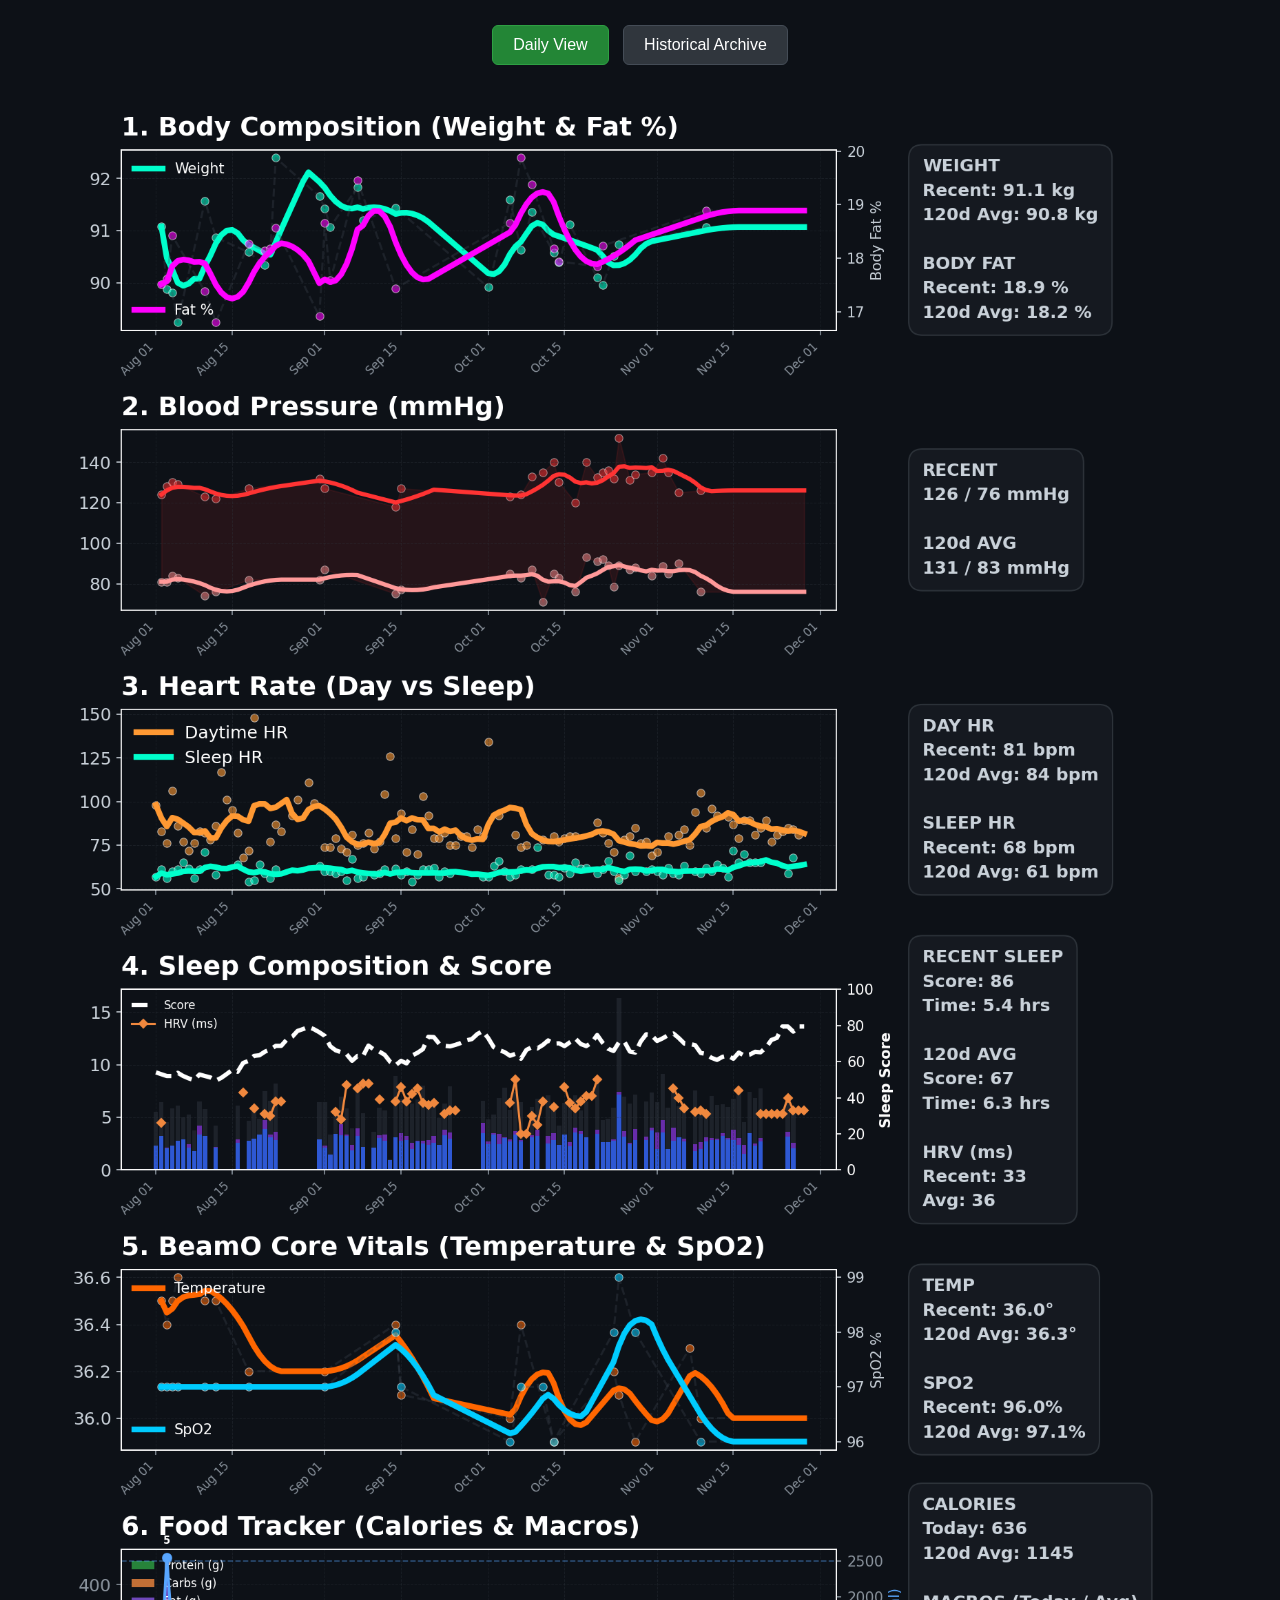
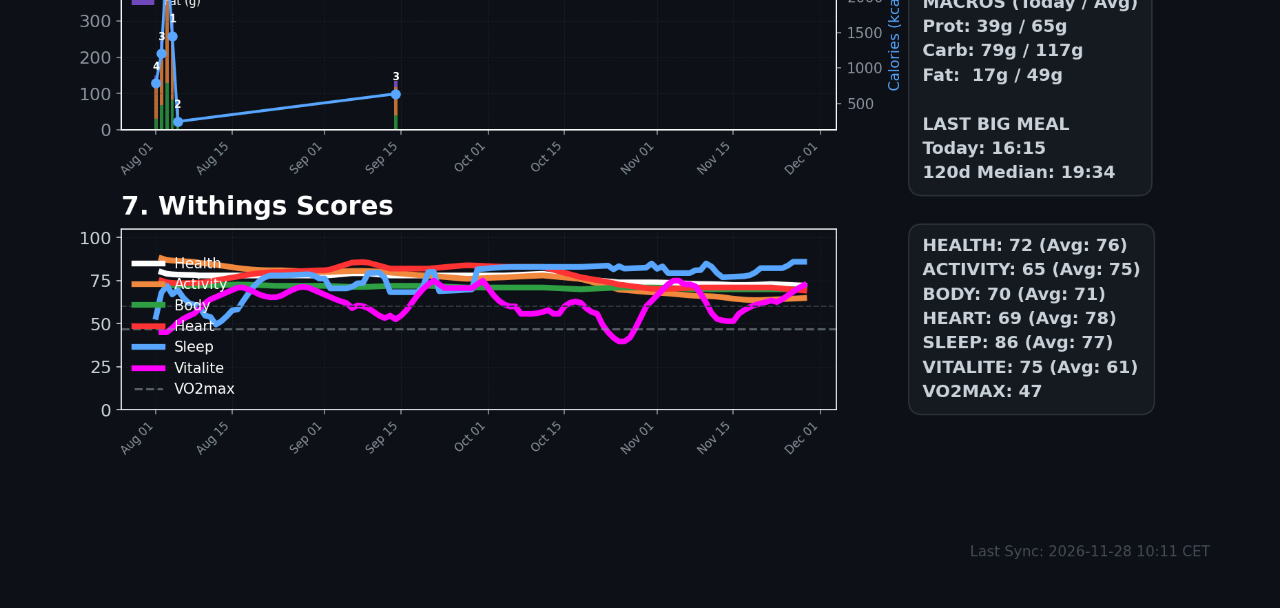
<file: index.html>
<!DOCTYPE html>
<html lang="en">
<head>
    <meta charset="UTF-8">
    <meta name="viewport" content="width=device-width, initial-scale=1.0">
    <title>Health Dashboard</title>
    <style>
        body { background-color: #0d1117; color: white; font-family: sans-serif; margin: 0; padding: 20px; text-align: center; }
        .nav { margin-bottom: 20px; }
        button { background: #30363d; color: white; border: 1px solid #444c56; padding: 10px 20px; margin: 5px; cursor: pointer; border-radius: 6px; font-size: 16px; }
        button.active { background: #238636; border-color: #2ea043; }
        img { max-width: 100%; height: auto; display: none; margin: 0 auto; border-radius: 8px; }
        img.active { display: block; }
    </style>
</head>
<body>

    <div class="nav">
        <button id="btn-daily" class="active" onclick="show('daily')">Daily View</button>
        <button id="btn-archive" onclick="show('archive')">Historical Archive</button>
    </div>

    <div class="container">
        <img id="img-daily" src="dashboard.png" class="active">
        <img id="img-archive" src="archive_dashboard.png">
    </div>

    <script>
        function show(type) {
            // Reset buttons
            document.querySelectorAll('button').forEach(btn => btn.classList.remove('active'));
            document.querySelectorAll('img').forEach(img => img.classList.remove('active'));

            // Set active
            document.getElementById('btn-' + type).classList.add('active');
            document.getElementById('img-' + type).classList.add('active');
        }

        // Auto-refresh images every 30 mins to keep tablet fresh
        setInterval(() => {
            const timestamp = new Date().getTime();
            document.getElementById('img-daily').src = 'dashboard.png?t=' + timestamp;
            document.getElementById('img-archive').src = 'archive_dashboard.png?t=' + timestamp;
        }, 1800000);
    </script>
</body>
</html>
</file>
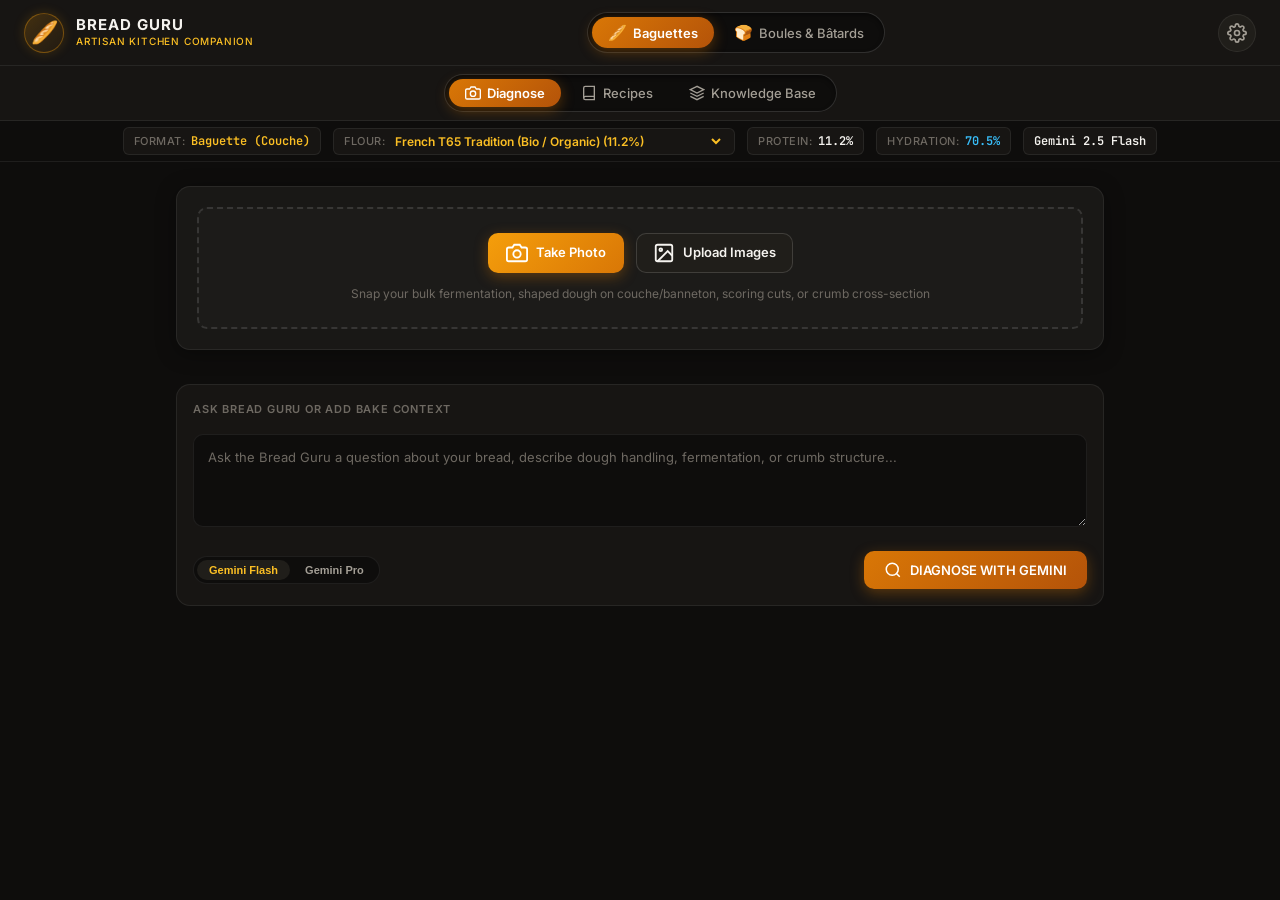
<file: baguette-guru/index.html>
<!DOCTYPE html>
<html lang="en">
<head>
    <meta charset="UTF-8">
    <meta name="viewport" content="width=device-width, initial-scale=1.0, maximum-scale=1.0, user-scalable=no, viewport-fit=cover">
    <title>Bread Guru — Artisan Sourdough & Baguette Companion</title>
    <meta name="theme-color" content="#0d0c0a">
    <meta name="apple-mobile-web-app-capable" content="yes">
    <meta name="apple-mobile-web-app-status-bar-style" content="black-translucent">
    <link rel="manifest" href="manifest.json">
    <link rel="stylesheet" href="style.css?v=9.4">
    <link rel="icon" href="data:image/svg+xml,<svg xmlns='http://www.w3.org/2000/svg' viewBox='0 0 100 100'><text y='.9em' font-size='90'>🥖</text></svg>">
</head>
<body>

    <div id="app" class="app-container">
        
        <!-- TOP APP BAR -->
        <header class="app-header">
            <div class="brand-section">
                <div class="brand-logo">🥖</div>
                <div class="brand-info">
                    <h1 class="brand-title">BREAD GURU</h1>
                    <span class="brand-subtitle">ARTISAN KITCHEN COMPANION</span>
                </div>
            </div>

            <!-- BAKE FORMAT TOGGLE (PILL SWITCH) -->
            <div class="format-segmented-control">
                <button id="btn-format-baguette" class="format-pill active" data-format="baguette">
                    <span class="icon">🥖</span>
                    <span class="label">Baguettes</span>
                </button>
                <button id="btn-format-boule" class="format-pill" data-format="boule">
                    <span class="icon">🍞</span>
                    <span class="label">Boules & Bâtards</span>
                </button>
            </div>

            <!-- QUICK ACTIONS -->
            <div class="header-actions">
                <button id="settings-btn" class="icon-btn" title="API Configuration" aria-label="Settings">
                    <svg width="20" height="20" viewBox="0 0 24 24" fill="none" stroke="currentColor" stroke-width="2" stroke-linecap="round" stroke-linejoin="round">
                        <circle cx="12" cy="12" r="3"></circle>
                        <path d="M19.4 15a1.65 1.65 0 0 0 .33 1.82l.06.06a2 2 0 0 1 0 2.83 2 2 0 0 1-2.83 0l-.06-.06a1.65 1.65 0 0 0-1.82-.33 1.65 1.65 0 0 0-1 1.51V21a2 2 0 0 1-2 2 2 2 0 0 1-2-2v-.09A1.65 1.65 0 0 0 9 19.4a1.65 1.65 0 0 0-1.82.33l-.06.06a2 2 0 0 1-2.83 0 2 2 0 0 1 0-2.83l.06-.06a1.65 1.65 0 0 0 .33-1.82 1.65 1.65 0 0 0-1.51-1H3a2 2 0 0 1-2-2 2 2 0 0 1 2-2h.09A1.65 1.65 0 0 0 4.6 9a1.65 1.65 0 0 0-.33-1.82l-.06-.06a2 2 0 0 1 0-2.83 2 2 0 0 1 2.83 0l.06.06a1.65 1.65 0 0 0 1.82.33H9a1.65 1.65 0 0 0 1-1.51V3a2 2 0 0 1 2-2 2 2 0 0 1 2 2v.09a1.65 1.65 0 0 0 1 1.51 1.65 1.65 0 0 0 1.82-.33l.06-.06a2 2 0 0 1 2.83 0 2 2 0 0 1 0 2.83l-.06.06a1.65 1.65 0 0 0-.33 1.82V9a1.65 1.65 0 0 0 1.51 1H21a2 2 0 0 1 2 2 2 2 0 0 1-2 2h-.09a1.65 1.65 0 0 0-1.51 1z"></path>
                    </svg>
                </button>
            </div>
        </header>

        <!-- MAIN NAVIGATION TABS -->
        <nav class="main-nav">
            <div class="nav-segmented-track">
                <button id="nav-diagnose" class="nav-tab active" data-tab="diagnose">
                    <svg width="16" height="16" viewBox="0 0 24 24" fill="none" stroke="currentColor" stroke-width="2"><path d="M23 19a2 2 0 0 1-2 2H3a2 2 0 0 1-2-2V8a2 2 0 0 1 2-2h4l2-3h6l2 3h4a2 2 0 0 1 2 2z"/><circle cx="12" cy="13" r="4"/></svg>
                    <span>Diagnose</span>
                </button>
                <button id="nav-recipes" class="nav-tab" data-tab="recipes">
                    <svg width="16" height="16" viewBox="0 0 24 24" fill="none" stroke="currentColor" stroke-width="2"><path d="M4 19.5A2.5 2.5 0 0 1 6.5 17H20"/><path d="M6.5 2H20v20H6.5A2.5 2.5 0 0 1 4 19.5v-15A2.5 2.5 0 0 1 6.5 2z"/></svg>
                    <span>Recipes</span>
                </button>
                <button id="nav-methods" class="nav-tab" data-tab="methods">
                    <svg width="16" height="16" viewBox="0 0 24 24" fill="none" stroke="currentColor" stroke-width="2"><polygon points="12 2 2 7 12 12 22 7 12 2"/><polyline points="2 17 12 22 22 17"/><polyline points="2 12 12 17 22 12"/></svg>
                    <span>Knowledge Base</span>
                </button>
            </div>
        </nav>

        <!-- LIVE TELEMETRY BAR -->
        <div class="telemetry-strip">
            <div class="telemetry-pill">
                <span class="label">Format:</span>
                <span id="telemetry-format" class="val val-highlight">Baguette (Couche)</span>
            </div>
            <div class="telemetry-pill">
                <span class="label">Flour:</span>
                <select id="header-flour-selector" class="strip-select">
                    <!-- Populated dynamically -->
                </select>
            </div>
            <div class="telemetry-pill">
                <span class="label">Protein:</span>
                <span id="telemetry-protein" class="val">11.2%</span>
            </div>
            <div class="telemetry-pill">
                <span class="label">Hydration:</span>
                <span id="telemetry-hydr" class="val val-accent">70.0%</span>
            </div>
            <div class="telemetry-pill model-badge">
                <span id="active-model-display" class="val">GEMINI FLASH</span>
            </div>
        </div>

        <!-- MAIN CONTENT AREA -->
        <main class="content-area">

            <!-- TAB 1: DIAGNOSE & CAMERA SENSOR -->
            <section id="view-diagnose" class="tab-view active">
                
                <!-- CAMERA / UPLOAD COMPONENT -->
                <div class="media-card">
                    <div id="image-count-badge" class="media-badge hidden">0 Photos Attached</div>
                    
                    <div id="preview-container" class="thumbnail-strip hidden"></div>

                    <div class="upload-dropzone" id="camera-placeholder">
                        <div class="dropzone-buttons">
                            <label for="camera-input" class="action-btn btn-primary">
                                <svg width="22" height="22" viewBox="0 0 24 24" fill="none" stroke="currentColor" stroke-width="2"><path d="M23 19a2 2 0 0 1-2 2H3a2 2 0 0 1-2-2V8a2 2 0 0 1 2-2h4l2-3h6l2 3h4a2 2 0 0 1 2 2z"/><circle cx="12" cy="13" r="4"/></svg>
                                <span>Take Photo</span>
                            </label>
                            <label for="gallery-input" class="action-btn btn-secondary">
                                <svg width="22" height="22" viewBox="0 0 24 24" fill="none" stroke="currentColor" stroke-width="2"><rect x="3" y="3" width="18" height="18" rx="2"/><circle cx="8.5" cy="8.5" r="1.5"/><polyline points="21 15 16 10 5 21"/></svg>
                                <span>Upload Images</span>
                            </label>
                        </div>
                        <p class="dropzone-hint">Snap your bulk fermentation, shaped dough on couche/banneton, scoring cuts, or crumb cross-section</p>
                    </div>

                    <input type="file" id="gallery-input" accept="image/*" multiple style="display:none;">
                    <input type="file" id="camera-input" accept="image/*" capture="environment" style="display:none;">
                </div>

                <!-- QUESTION / PROMPT INPUT -->
                <div class="prompt-card">
                    <div class="card-section-label" style="margin-bottom: 6px;">Ask Bread Guru or Add Bake Context</div>
                    <textarea id="context-input" class="chat-input-field" placeholder="Ask the Bread Guru a question about your bread, describe dough handling, fermentation, or crumb structure..." rows="3"></textarea>
                    
                    <div class="prompt-card-footer">
                        <div class="model-segmented">
                            <button id="btn-flash" class="model-opt active" data-model="gemini-2.5-flash">Gemini Flash</button>
                            <button id="btn-pro" class="model-opt" data-model="gemini-2.5-pro">Gemini Pro</button>
                        </div>
                        
                        <button id="btn-analyze" class="action-btn primary-action">
                            <svg width="18" height="18" viewBox="0 0 24 24" fill="none" stroke="currentColor" stroke-width="2"><circle cx="11" cy="11" r="8"/><line x1="21" y1="21" x2="16.65" y2="16.65"/></svg>
                            <span>DIAGNOSE WITH GEMINI</span>
                        </button>
                    </div>
                </div>

                <!-- DIAGNOSTIC RESULT CARD -->
                <div id="diagnostic-panel" class="result-card hidden">
                    <div class="result-header">
                        <div class="result-title-group">
                            <span class="status-indicator"></span>
                            <h3>Guru Diagnostic Assessment</h3>
                        </div>
                        <button id="btn-clear-result" class="btn-text">Dismiss</button>
                    </div>
                    <div id="diagnostic-content" class="result-body markdown-body">
                        <!-- Streamed / rendered Gemini analysis -->
                    </div>
                </div>

            </section>

            <!-- TAB 2: RECIPES & SCALE COMPANION (COMBINED MASTER & LITERATURE ARCHIVE) -->
            <section id="view-recipes" class="tab-view">
                
                <div class="card-hero">
                    <div class="hero-header">
                        <div>
                            <h2 id="recipe-format-title">Master Formulations & Literature Archive</h2>
                            <p id="recipe-format-subtitle" class="hero-desc">Interactive parametric scaling, custom flour rheology, live bassinage staging, authentic book provenance, and guided step-by-step baking</p>
                        </div>
                    </div>
                </div>

                <!-- FILTER BY SOURCE CHIPS & RECIPE SELECTOR -->
                <div class="panel-card" style="margin-bottom: 16px;">
                    <div class="card-section-label">Filter by Source & Provenance</div>
                    <div id="recipe-book-filters" class="kb-topic-chips" style="margin-bottom: 14px;">
                        <!-- Populated dynamically: All, 🌟 Master Methods, Modernist Bread, Tartine, Lanio, Leo, Forkish, Poilâne, King Arthur, Greenway -->
                    </div>

                    <div class="card-section-label">Leavening</div>
                    <div id="recipe-leaven-filters" class="kb-topic-chips" style="margin-bottom: 14px;">
                        <!-- Populated dynamically: All, Sourdough only, Commercial yeast only, Hybrid -->
                    </div>

                    <div class="card-section-label">Select Recipe</div>
                    <div id="recipe-selector-pills" class="recipe-pills">
                        <!-- Populated dynamically based on Format & Source -->
                    </div>
                </div>

                <!-- ACTIVE RECIPE ACTION CARD -->
                <div class="panel-card highlight-card">
                    
                    <div class="recipe-action-banner">
                        <div class="active-recipe-summary">
                            <span id="recipe-book-badge" class="bm-phase-badge">Master Formulation</span>
                            <h3 id="display-recipe-title" style="margin-top: 6px;">Modernist Bread: A-Plus Baguette</h3>
                            <p id="display-recipe-desc" class="recipe-desc-text">Dual fermentation with toasted corn flour</p>
                        </div>
                        <button id="btn-start-baking-mode" class="btn-execute btn-baking-mode" title="Launch Step-by-Step Guided Baker with Alarms">
                            <svg width="18" height="18" viewBox="0 0 24 24" fill="none" stroke="currentColor" stroke-width="2"><circle cx="12" cy="12" r="10"/><polyline points="12 6 12 12 16 14"/></svg>
                            <span>BAKE THIS RECIPE</span>
                        </button>
                    </div>

                    <!-- AUTHOR COMMENTARY / FORMULATION PHILOSOPHY -->
                    <div id="recipe-author-callout" class="flour-advice-callout" style="margin: 16px 0;">
                        <div style="font-weight: 700; text-transform: uppercase; margin-bottom: 4px; letter-spacing: 0.5px;">Author's Notes & Formulation Philosophy:</div>
                        <div id="recipe-author-notes" style="color: var(--text-primary); line-height: 1.6;"></div>
                    </div>

                    <!-- FLOUR RHEOLOGY PROFILER -->
                    <div class="flour-config-grid" style="margin-bottom: 16px;">
                        <div class="config-field">
                            <label for="recipe-flour-selector">Selected Flour</label>
                            <select id="recipe-flour-selector" class="clean-select">
                                <!-- Populated dynamically -->
                            </select>
                        </div>

                        <div class="config-field">
                            <label for="input-protein">Protein Content (%)</label>
                            <input type="number" id="input-protein" step="0.1" min="9.0" max="18.0" value="11.2" class="clean-input">
                        </div>

                        <div class="config-field">
                            <label for="select-bio">Type / Certification</label>
                            <select id="select-bio" class="clean-select">
                                <option value="true">Organic / Bio (Native enzymes, no additives)</option>
                                <option value="false">Conventional (Malted / Ascorbic acid)</option>
                            </select>
                        </div>
                    </div>

                    <div id="flour-notes-banner" class="flour-advice-callout" style="margin-bottom: 20px;">
                        <!-- Populated dynamically -->
                    </div>

                    <!-- HYDRATION SLIDER WITH LIVE ZONE EVALUATION -->
                    <div class="hydration-module">
                        <div class="hydration-header">
                            <div>
                                <label for="slider-hydration" class="hydr-title">Target Hydration</label>
                                <div class="hydr-metrics">
                                    <span id="val-hydration-display" class="hydr-hero-num">70.0%</span>
                                    <span id="display-total-water" class="hydr-water-grams">350 g total water</span>
                                </div>
                            </div>
                            <div id="hydr-zone-badge" class="zone-badge zone-optimal">Optimal Zone</div>
                        </div>

                        <div class="slider-wrapper">
                            <input type="range" id="slider-hydration" min="60" max="92" step="0.5" value="70" class="custom-range">
                            <div class="slider-scale-labels">
                                <span>60% (Stiff)</span>
                                <span>65% (Altbachmühle)</span>
                                <span>68% (Caputo Weiss)</span>
                                <span>71% (Bio T65)</span>
                                <span>76% (Boule)</span>
                                <span>82%+ (Manitoba)</span>
                            </div>
                        </div>
                    </div>

                    <!-- BATCH SCALER CONTROLS -->
                    <div class="batch-scaler-row">
                        <div class="batch-control-group">
                            <label id="label-unit-count">Portions</label>
                            <div class="stepper-widget">
                                <button id="btn-dec-loaves" class="stepper-btn" aria-label="Decrease portions">−</button>
                                <span id="display-loaves" class="stepper-val">3</span>
                                <button id="btn-inc-loaves" class="stepper-btn" aria-label="Increase portions">+</button>
                            </div>
                            <span id="display-portion-estimate" class="batch-estimate">(~320g each)</span>
                        </div>

                        <div class="batch-control-group">
                            <label for="input-flour-basis">Total Flour Basis (g)</label>
                            <div class="input-with-unit">
                                <input type="number" id="input-flour-basis" value="500" step="50" min="100" max="5000" class="clean-input input-bold">
                                <span class="unit-tag">g</span>
                            </div>
                        </div>
                    </div>

                    <!-- KITCHEN SCALE WEIGHTS TABLE -->
                    <div class="table-responsive">
                        <table class="scale-table">
                            <thead>
                                <tr>
                                    <th>Ingredient / Stage</th>
                                    <th class="col-grams">Kitchen Scale Weight</th>
                                    <th class="col-pct">Baker's %</th>
                                    <th>Original Book Weight</th>
                                    <th>Technique & Timing</th>
                                </tr>
                            </thead>
                            <tbody id="recipe-table-body">
                                <!-- Populated dynamically with large readable grams -->
                            </tbody>
                        </table>
                    </div>

                    <!-- TIMELINE & METHOD PHASES -->
                    <div class="timeline-module">
                        <div class="card-section-label">Step-by-Step Production Protocol</div>
                        <div id="recipe-steps-list" class="phases-accordion">
                            <!-- Populated dynamically -->
                        </div>
                    </div>

                </div>

            </section>

            <!-- TAB 3: METHODS & KNOWLEDGE BASE EXPLORER -->
            <section id="view-methods" class="tab-view">
                
                <div class="card-hero">
                    <h2>Artisan Bread Science & Methodology</h2>
                    <p class="hero-desc">Synthesized from Modernist Bread, Jean-Marie Lanio, Chad Robertson, Maurizio Leo, Ken Forkish, and Addie Roberts</p>
                </div>

                <div class="kb-topic-chips">
                    <button class="kb-chip active" data-kb="10_SOURDOUGH_BOULE_AND_BATARD_MASTERY.md">10. Sourdough Boules</button>
                    <button class="kb-chip" data-kb="09_FLOUR_PROTEIN_AND_HYDRATION_MATRIX.md">09. Flour & Protein Matrix</button>
                    <button class="kb-chip" data-kb="01_FOUNDATIONS_AND_FLOUR.md">01. Flour Specs & T65</button>
                    <button class="kb-chip" data-kb="02_THE_THREE_LEAVENING_SYSTEMS.md">02. 3 Leavening Systems</button>
                    <button class="kb-chip" data-kb="03_DOUGH_METHODS_AND_RHEOLOGY.md">03. Autolyse & Bassinage</button>
                    <button class="kb-chip" data-kb="04_SHAPING_TECHNIQUE_AND_TENSION.md">04. Shaping & Tension</button>
                    <button class="kb-chip" data-kb="05_SCORING_AND_OVEN_PHYSICS.md">05. Scoring & Ear Physics</button>
                    <button class="kb-chip" data-kb="06_BAKING_AND_STEAM_SOLUTIONS.md">06. Steam & Baking Stones</button>
                    <button class="kb-chip" data-kb="07_DIAGNOSTICS_AND_GURU_DECISION_TREE.md">07. Diagnostic Decision Tree</button>
                    <button class="kb-chip" data-kb="08_COMPARATIVE_RECIPES_DATABASE.md">08. Literature Formulas</button>
                </div>

                <div class="panel-card kb-display-card">
                    <div id="kb-markdown-content" class="kb-article markdown-body">
                        <!-- Loaded from knowledge_data.js -->
                    </div>
                </div>

            </section>


        </main>
    </div>

    <!-- IMMERSIVE BAKING MODE OVERLAY -->
    <div id="baking-mode-overlay" class="baking-mode-view hidden">
        <div class="bm-container">
            <header class="bm-header">
                <div class="bm-header-left">
                    <span class="bm-live-indicator"></span>
                    <div class="bm-header-meta">
                        <h2 id="bm-recipe-name">Modernist Bread: A-Plus Baguette</h2>
                        <span id="bm-recipe-specs">Scaled to 500g Flour • Target Hydration: 70.5%</span>
                    </div>
                </div>
                <div class="bm-header-right">
                    <button id="bm-sound-toggle" class="icon-btn" title="Toggle Alarm Chime" aria-label="Toggle Sound">🔔</button>
                    <button id="bm-close-btn" class="icon-btn bm-close" title="Exit Baking Mode" aria-label="Exit Baking Mode">&times;</button>
                </div>
            </header>

            <!-- PROGRESS BAR -->
            <div class="bm-progress-bar">
                <div id="bm-progress-fill" class="bm-progress-fill" style="width: 10%;"></div>
            </div>

            <!-- STEP JUMP DRAWER -->
            <div class="bm-step-nav-strip">
                <div id="bm-step-pills" class="bm-step-pills">
                    <!-- Populated dynamically -->
                </div>
            </div>

            <!-- MAIN STAGE -->
            <div class="bm-stage">
                <!-- STEP DETAIL CARD -->
                <div class="bm-step-card">
                    <div class="bm-step-meta">
                        <span id="bm-step-badge" class="bm-phase-badge">PHASE 1: PREP</span>
                        <span id="bm-step-counter" class="bm-step-counter">Step 1 of 8</span>
                    </div>
                    <h1 id="bm-step-title" class="bm-step-title">Toasted Corn Prep</h1>
                    <p id="bm-step-instructions" class="bm-step-instructions">
                        Toast finely milled corn flour at 175°C (350°F) for 20 min until golden and fragrant. Cool completely before mixing.
                    </p>
                    <div class="bm-cue-box">
                        <span class="bm-cue-label">TACTILE & SENSORY CUE</span>
                        <span id="bm-step-cues" class="bm-step-cues">Aroma should be rich, nutty, and hazelnut-like.</span>
                    </div>
                </div>

                <!-- TIMER & ALARM CARD -->
                <div class="bm-timer-card">
                    <div class="bm-timer-label">STEP TIMER & ALARM</div>
                    <div id="bm-timer-display" class="bm-timer-display">20:00</div>
                    <div id="bm-timer-status" class="bm-timer-status">Timer Ready • Alarm Enabled</div>

                    <!-- TIMER CONTROLS -->
                    <div class="bm-timer-controls">
                        <button id="bm-btn-sub5" class="bm-btn-secondary">-5 Min</button>
                        <button id="bm-btn-toggle-timer" class="bm-btn-primary">START TIMER</button>
                        <button id="bm-btn-add5" class="bm-btn-secondary">+5 Min</button>
                        <button id="bm-btn-reset-timer" class="bm-btn-secondary">Reset</button>
                    </div>
                </div>
            </div>

            <!-- NAVIGATION FOOTER -->
            <footer class="bm-footer">
                <button id="bm-btn-prev" class="action-btn secondary-action">◀ Previous Step</button>
                <button id="bm-btn-complete" class="action-btn primary-action">Complete & Next Step ▶</button>
            </footer>
        </div>

        <!-- ALARM NOTIFICATION OVERLAY (WHEN TIMER EXPIRES) -->
        <div id="bm-alarm-modal" class="bm-alarm-modal hidden">
            <div class="bm-alarm-card">
                <div class="bm-alarm-bell">🔔</div>
                <h2 id="bm-alarm-title">Step Complete!</h2>
                <p id="bm-alarm-desc">Check on your dough and proceed to the next step.</p>
                <button id="bm-btn-dismiss-alarm" class="action-btn primary-action">Acknowledge Alarm & Next Step ▶</button>
            </div>
        </div>
    </div>

    <!-- SETTINGS MODAL -->
    <div id="settings-modal" class="modal-backdrop hidden">
        <div class="modal-container">
            <div class="modal-header">
                <h3>Settings & API Configuration</h3>
                <button id="btn-close-settings" class="modal-close" aria-label="Close modal">&times;</button>
            </div>
            
            <div class="modal-content">
                <div class="modal-field">
                    <label for="gemini-key">Google Gemini API Key</label>
                    <input type="password" id="gemini-key" placeholder="AIzaSy..." class="clean-input">
                    <small>Stored securely in your local browser storage. Never sent to any third party.</small>
                </div>

                <div class="modal-field">
                    <label for="model-preference">Preferred Model</label>
                    <select id="model-preference" class="clean-select">
                        <option value="gemini-2.5-flash">Gemini 2.5 Flash (Fast, responsive & cost-effective)</option>
                        <option value="gemini-2.5-pro">Gemini 2.5 Pro (Deep reasoning for complex diagnostics)</option>
                    </select>
                </div>

                <div class="modal-actions">
                    <button id="btn-test-key" class="btn-secondary">Test Connection</button>
                    <button id="btn-save-settings" class="btn-primary">Save Settings</button>
                </div>

                <div id="settings-status" class="status-alert"></div>
            </div>
        </div>
    </div>

    <!-- LOADING OVERLAY -->
    <div id="loader-overlay" class="loading-overlay hidden">
        <div class="loading-card">
            <div class="spinner-ring"></div>
            <div id="loader-text" class="loading-label">Consulting Bread Guru...</div>
        </div>
    </div>

    <script src="knowledge_data.js?v=9.4"></script>
    <script src="app.js?v=9.4"></script>
</body>
</html>
</file>
<file: baguette-guru/style.css>
@import url('https://fonts.googleapis.com/css2?family=Inter:wght@300;400;500;600;700&family=JetBrains+Mono:wght@400;500;600;700&display=swap');

:root {
    /* Color Palette: Warm Dark Artisan Studio */
    --bg-base: #0e0d0c;
    --bg-surface: #171513;
    --bg-elevated: #201e1a;
    --bg-card: #191816;
    --bg-glass: rgba(25, 24, 22, 0.85);
    
    --border-subtle: rgba(255, 255, 255, 0.07);
    --border-strong: rgba(255, 255, 255, 0.14);
    --border-amber: rgba(245, 158, 11, 0.35);

    --text-primary: #f5f3ef;
    --text-secondary: #a39e95;
    --text-muted: #6e6962;

    --amber-500: #f59e0b;
    --amber-400: #fbbf24;
    --amber-600: #d97706;
    --amber-glow: rgba(245, 158, 11, 0.18);

    --green-500: #10b981;
    --green-glow: rgba(16, 185, 129, 0.18);
    --orange-500: #f97316;
    --red-500: #ef4444;
    --blue-400: #38bdf8;

    --font-sans: 'Inter', -apple-system, BlinkMacSystemFont, 'Segoe UI', Roboto, sans-serif;
    --font-mono: 'JetBrains Mono', 'SF Mono', Consolas, monospace;

    --radius-sm: 6px;
    --radius-md: 10px;
    --radius-lg: 14px;
    --radius-full: 9999px;

    --shadow-card: 0 4px 20px rgba(0, 0, 0, 0.35);
    --shadow-pop: 0 8px 30px rgba(0, 0, 0, 0.5);
    --shadow-amber: 0 4px 14px rgba(217, 119, 6, 0.35);
}

/* Base Reset & Box Sizing */
* {
    box-sizing: border-box;
    margin: 0;
    padding: 0;
    -webkit-tap-highlight-color: transparent;
}

html, body {
    background-color: var(--bg-base);
    color: var(--text-primary);
    font-family: var(--font-sans);
    line-height: 1.5;
    min-height: 100vh;
    overflow-x: hidden;
    -webkit-font-smoothing: antialiased;
}

/* App Layout */
.app-container {
    display: flex;
    flex-direction: column;
    min-height: 100vh;
    width: 100%;
}

/* ==========================================================================
   TOP APP BAR (Sleek, Symmetrical, Modern)
   ========================================================================== */
.app-header {
    display: flex;
    align-items: center;
    justify-content: space-between;
    padding: 12px 24px;
    background-color: var(--bg-surface);
    border-bottom: 1px solid var(--border-subtle);
    position: sticky;
    top: 0;
    z-index: 100;
    backdrop-filter: blur(12px);
    gap: 16px;
}

.brand-section {
    display: flex;
    align-items: center;
    gap: 12px;
    flex-shrink: 0;
}

.brand-logo {
    width: 40px;
    height: 40px;
    border-radius: 50%;
    background: linear-gradient(135deg, rgba(245, 158, 11, 0.2), rgba(217, 119, 6, 0.05));
    border: 1px solid var(--border-amber);
    display: flex;
    align-items: center;
    justify-content: center;
    font-size: 22px;
    box-shadow: 0 0 12px var(--amber-glow);
}

.brand-info {
    display: flex;
    flex-direction: column;
}

.brand-title {
    font-size: 15px;
    font-weight: 700;
    letter-spacing: 1px;
    color: var(--text-primary);
    line-height: 1.2;
}

.brand-subtitle {
    font-size: 10px;
    font-weight: 500;
    letter-spacing: 0.8px;
    color: var(--amber-400);
}

/* Format Segmented Control (Baguette vs Boule) */
.format-segmented-control {
    display: flex;
    background-color: var(--bg-base);
    border: 1px solid var(--border-strong);
    border-radius: var(--radius-full);
    padding: 4px;
    gap: 4px;
    box-shadow: inset 0 2px 4px rgba(0,0,0,0.4);
}

.format-pill {
    display: flex;
    align-items: center;
    gap: 6px;
    padding: 6px 16px;
    border-radius: var(--radius-full);
    background: transparent;
    border: none;
    color: var(--text-secondary);
    font-family: var(--font-sans);
    font-size: 13px;
    font-weight: 500;
    cursor: pointer;
    transition: all 0.2s cubic-bezier(0.4, 0, 0.2, 1);
}

.format-pill .icon {
    font-size: 15px;
}

.format-pill:hover {
    color: var(--text-primary);
}

.format-pill.active {
    background: linear-gradient(135deg, var(--amber-600), #b45309);
    color: #ffffff;
    font-weight: 600;
    box-shadow: var(--shadow-amber);
}

/* Header Actions */
.header-actions {
    display: flex;
    align-items: center;
    gap: 8px;
    flex-shrink: 0;
}

.icon-btn {
    width: 38px;
    height: 38px;
    border-radius: 50%;
    background-color: var(--bg-elevated);
    border: 1px solid var(--border-subtle);
    color: var(--text-secondary);
    display: flex;
    align-items: center;
    justify-content: center;
    cursor: pointer;
    transition: all 0.2s ease;
}

.icon-btn:hover {
    color: var(--amber-400);
    border-color: var(--border-amber);
    background-color: #272521;
}

/* ==========================================================================
   MAIN NAVIGATION TABS (Segmented Pill Design Matching Top Bar)
   ========================================================================== */
.main-nav {
    display: flex;
    align-items: center;
    justify-content: center;
    background-color: var(--bg-surface);
    border-bottom: 1px solid var(--border-subtle);
    padding: 8px 16px;
    overflow-x: auto;
    scrollbar-width: none;
}

.main-nav::-webkit-scrollbar {
    display: none;
}

.nav-segmented-track {
    display: inline-flex;
    background-color: var(--bg-base);
    border: 1px solid var(--border-strong);
    border-radius: var(--radius-full);
    padding: 4px;
    gap: 4px;
    box-shadow: inset 0 2px 4px rgba(0,0,0,0.4);
    max-width: 100%;
}

.nav-tab {
    display: flex;
    align-items: center;
    gap: 6px;
    padding: 6px 16px;
    border-radius: var(--radius-full);
    background: transparent;
    border: none;
    color: var(--text-secondary);
    font-family: var(--font-sans);
    font-size: 13px;
    font-weight: 500;
    cursor: pointer;
    white-space: nowrap;
    transition: all 0.2s cubic-bezier(0.4, 0, 0.2, 1);
}

.nav-tab svg {
    stroke: currentColor;
    transition: stroke 0.15s ease;
}

.nav-tab:hover {
    color: var(--text-primary);
}

.nav-tab.active {
    background: linear-gradient(135deg, var(--amber-600), #b45309);
    color: #ffffff;
    font-weight: 600;
    box-shadow: var(--shadow-amber);
}

/* ==========================================================================
   TELEMETRY STRIP (Live Kitchen Dashboard)
   ========================================================================== */
.telemetry-strip {
    display: flex;
    align-items: center;
    justify-content: center;
    background-color: rgba(14, 13, 12, 0.95);
    border-bottom: 1px solid var(--border-subtle);
    padding: 6px 16px;
    gap: 12px;
    overflow-x: auto;
    scrollbar-width: none;
    -ms-overflow-style: none;
    font-size: 12px;
}

.telemetry-strip::-webkit-scrollbar {
    display: none;
}

.telemetry-pill {
    display: inline-flex;
    align-items: center;
    gap: 6px;
    background-color: var(--bg-surface);
    border: 1px solid var(--border-subtle);
    border-radius: var(--radius-sm);
    padding: 4px 10px;
    white-space: nowrap;
}

.telemetry-pill .label {
    color: var(--text-muted);
    font-size: 11px;
    font-weight: 500;
    text-transform: uppercase;
    letter-spacing: 0.5px;
}

.telemetry-pill .val {
    font-family: var(--font-mono);
    font-weight: 600;
    color: var(--text-primary);
}

.telemetry-pill .val-highlight {
    color: var(--amber-400);
}

.telemetry-pill .val-accent {
    color: var(--blue-400);
}

.strip-select {
    background: transparent;
    border: none;
    color: var(--amber-400);
    font-family: var(--font-sans);
    font-size: 12px;
    font-weight: 600;
    cursor: pointer;
    outline: none;
}

.strip-select option {
    background-color: var(--bg-surface);
    color: var(--text-primary);
}

/* ==========================================================================
   CONTENT AREA & TAB VIEWS
   ========================================================================== */
.content-area {
    flex: 1;
    max-width: 960px;
    width: 100%;
    margin: 0 auto;
    padding: 24px 16px 80px 16px;
}

.tab-view {
    display: none;
    flex-direction: column;
    gap: 20px;
    animation: fadeIn 0.2s ease;
}

.tab-view.active {
    display: flex;
}

@keyframes fadeIn {
    from { opacity: 0; transform: translateY(4px); }
    to { opacity: 1; transform: translateY(0); }
}

/* ==========================================================================
   CARD SYSTEM
   ========================================================================== */
.card-hero, .panel-card, .media-card, .prompt-card, .result-card, .highlight-card, .kb-display-card {
    background-color: var(--bg-card);
    border: 1px solid var(--border-subtle);
    border-radius: var(--radius-lg);
    padding: 20px;
    box-shadow: var(--shadow-card);
}

.hero-header {
    margin-bottom: 16px;
}

.hero-header h2 {
    font-size: 20px;
    font-weight: 700;
    color: var(--text-primary);
    margin-bottom: 4px;
}

.hero-desc {
    font-size: 13px;
    color: var(--text-secondary);
}

.card-intro-text {
    font-size: 13px;
    color: var(--text-secondary);
    line-height: 1.6;
    margin-bottom: 16px;
}

.card-section-label {
    font-size: 11px;
    font-weight: 600;
    text-transform: uppercase;
    letter-spacing: 0.8px;
    color: var(--text-muted);
    margin-bottom: 8px;
    display: flex;
    align-items: center;
    gap: 6px;
}

/* ==========================================================================
   DIAGNOSE & PHOTO UPLOAD VIEW
   ========================================================================== */
/* Quick Prompt Chips */
.quick-chips-wrapper {
    background-color: var(--bg-surface);
    border: 1px solid var(--border-subtle);
    border-radius: var(--radius-lg);
    padding: 14px 16px;
    display: flex;
    flex-direction: column;
    gap: 10px;
}

.chips-label {
    font-size: 11px;
    font-weight: 600;
    text-transform: uppercase;
    letter-spacing: 0.8px;
    color: var(--amber-400);
}

.chips-carousel {
    display: flex;
    flex-wrap: wrap;
    gap: 8px;
}

.chip-btn {
    background-color: var(--bg-elevated);
    border: 1px solid var(--border-subtle);
    color: var(--text-secondary);
    padding: 6px 12px;
    border-radius: var(--radius-full);
    font-size: 12px;
    font-family: var(--font-sans);
    cursor: pointer;
    transition: all 0.15s ease;
}

.chip-btn:hover {
    background-color: #272420;
    border-color: var(--border-amber);
    color: var(--text-primary);
}

/* Media Card / Photo Dropzone */
.upload-dropzone {
    border: 2px dashed rgba(255, 255, 255, 0.12);
    border-radius: var(--radius-md);
    padding: 24px 16px;
    display: flex;
    flex-direction: column;
    align-items: center;
    justify-content: center;
    gap: 12px;
    background-color: rgba(255, 255, 255, 0.015);
    transition: border-color 0.2s ease;
}

.upload-dropzone:hover {
    border-color: var(--amber-500);
}

.dropzone-buttons {
    display: flex;
    gap: 12px;
    flex-wrap: wrap;
    justify-content: center;
}

.action-btn {
    display: inline-flex;
    align-items: center;
    gap: 8px;
    padding: 10px 20px;
    border-radius: var(--radius-md);
    font-size: 13px;
    font-weight: 600;
    font-family: var(--font-sans);
    cursor: pointer;
    transition: all 0.2s ease;
    border: none;
}

.primary-action {
    background: linear-gradient(135deg, var(--amber-600), #b45309);
    color: #ffffff;
    box-shadow: var(--shadow-amber);
}

.primary-action:hover {
    filter: brightness(1.1);
}

.secondary-action {
    background-color: var(--bg-elevated);
    border: 1px solid var(--border-strong);
    color: var(--text-primary);
}

.secondary-action:hover {
    background-color: #2b2824;
    border-color: var(--border-amber);
}

.dropzone-hint {
    font-size: 12px;
    color: var(--text-muted);
    text-align: center;
}

.media-badge {
    align-self: flex-start;
    font-size: 11px;
    font-weight: 600;
    color: var(--amber-400);
    background-color: rgba(245, 158, 11, 0.1);
    border: 1px solid var(--border-amber);
    padding: 2px 8px;
    border-radius: var(--radius-sm);
    margin-bottom: 12px;
}

.thumbnail-strip {
    display: flex;
    gap: 10px;
    overflow-x: auto;
    padding-bottom: 8px;
    margin-bottom: 12px;
}

.preview-thumb-box {
    position: relative;
    width: 80px;
    height: 80px;
    border-radius: var(--radius-md);
    overflow: hidden;
    border: 1px solid var(--border-strong);
    flex-shrink: 0;
}

.preview-thumb-box img {
    width: 100%;
    height: 100%;
    object-fit: cover;
}

.preview-remove-btn {
    position: absolute;
    top: 4px;
    right: 4px;
    width: 20px;
    height: 20px;
    border-radius: 50%;
    background-color: rgba(0, 0, 0, 0.75);
    color: #ffffff;
    border: none;
    font-size: 12px;
    cursor: pointer;
    display: flex;
    align-items: center;
    justify-content: center;
}

/* Prompt Card */
.prompt-card textarea.clean-input {
    width: 100%;
    min-height: 100px;
    background-color: var(--bg-base);
    border: 1px solid var(--border-strong);
    border-radius: var(--radius-md);
    color: var(--text-primary);
    font-family: var(--font-sans);
    font-size: 14px;
    padding: 12px;
    resize: vertical;
    outline: none;
    transition: border-color 0.2s ease, box-shadow 0.2s ease;
}

.prompt-card textarea.clean-input:focus {
    border-color: var(--amber-500);
    box-shadow: 0 0 0 3px var(--amber-glow);
}

.prompt-card-footer {
    display: flex;
    align-items: center;
    justify-content: space-between;
    margin-top: 14px;
    flex-wrap: wrap;
    gap: 12px;
}

.model-segmented {
    display: inline-flex;
    background-color: var(--bg-base);
    border: 1px solid var(--border-subtle);
    border-radius: var(--radius-full);
    padding: 3px;
    gap: 3px;
}

.model-opt {
    padding: 4px 12px;
    border-radius: var(--radius-full);
    background: transparent;
    border: none;
    color: var(--text-secondary);
    font-size: 11px;
    font-weight: 600;
    cursor: pointer;
    transition: all 0.15s ease;
}

.model-opt.active {
    background-color: var(--bg-elevated);
    color: var(--amber-400);
}

.footer-buttons {
    display: flex;
    gap: 8px;
}

.btn-ghost {
    background: transparent;
    border: 1px solid var(--border-subtle);
    color: var(--text-secondary);
    padding: 8px 14px;
    border-radius: var(--radius-md);
    font-size: 13px;
    cursor: pointer;
    font-family: var(--font-sans);
}

.btn-ghost:hover {
    color: var(--text-primary);
    border-color: var(--border-strong);
}

.btn-execute {
    background: linear-gradient(135deg, var(--amber-500), var(--amber-600));
    color: #ffffff;
    border: none;
    padding: 8px 20px;
    border-radius: var(--radius-md);
    font-size: 13px;
    font-weight: 600;
    font-family: var(--font-sans);
    cursor: pointer;
    display: flex;
    align-items: center;
    gap: 8px;
    box-shadow: var(--shadow-amber);
    transition: all 0.2s ease;
}

.btn-execute:hover {
    filter: brightness(1.1);
}

/* Diagnostic Output Result Card */
.result-card {
    border-left: 3px solid var(--amber-500);
}

.result-header {
    display: flex;
    align-items: center;
    justify-content: space-between;
    margin-bottom: 14px;
    padding-bottom: 10px;
    border-bottom: 1px solid var(--border-subtle);
}

.result-title-group {
    display: flex;
    align-items: center;
    gap: 8px;
}

.status-indicator {
    width: 8px;
    height: 8px;
    border-radius: 50%;
    background-color: var(--green-500);
    box-shadow: 0 0 8px var(--green-glow);
}

.result-body {
    font-size: 14px;
    line-height: 1.6;
    color: var(--text-primary);
}

/* ==========================================================================
   RECIPES & KITCHEN SCALE VIEW
   ========================================================================== */
/* Flour Config Grid */
.flour-config-grid {
    display: grid;
    grid-template-columns: repeat(auto-fit, minmax(220px, 1fr));
    gap: 16px;
    margin-bottom: 16px;
}

.config-field {
    display: flex;
    flex-direction: column;
    gap: 6px;
}

.config-field label {
    font-size: 11px;
    font-weight: 600;
    text-transform: uppercase;
    letter-spacing: 0.6px;
    color: var(--text-secondary);
}

.clean-input, .clean-select {
    background-color: var(--bg-base);
    border: 1px solid var(--border-strong);
    border-radius: var(--radius-md);
    color: var(--text-primary);
    font-family: var(--font-sans);
    font-size: 13px;
    padding: 8px 12px;
    outline: none;
    transition: border-color 0.2s ease;
}

.clean-input:focus, .clean-select:focus {
    border-color: var(--amber-500);
}

.input-with-unit {
    position: relative;
    display: flex;
    align-items: center;
}

.input-with-unit .clean-input {
    width: 100%;
    padding-right: 36px;
    font-family: var(--font-mono);
}

.input-bold {
    font-weight: 700;
    color: var(--amber-400);
}

.unit-tag {
    position: absolute;
    right: 12px;
    font-size: 11px;
    color: var(--text-muted);
    font-weight: 600;
    pointer-events: none;
}

.flour-advice-callout {
    background-color: rgba(245, 158, 11, 0.08);
    border: 1px solid var(--border-amber);
    border-radius: var(--radius-md);
    padding: 10px 14px;
    font-size: 12px;
    color: var(--amber-400);
    line-height: 1.5;
}

/* Recipe Selector Pills */
.recipe-selector-wrap {
    margin-bottom: 16px;
}

.recipe-pills {
    display: flex;
    flex-wrap: wrap;
    gap: 8px;
}

.recipe-pill-btn {
    background-color: var(--bg-surface);
    border: 1px solid var(--border-subtle);
    color: var(--text-secondary);
    padding: 8px 16px;
    border-radius: var(--radius-full);
    font-size: 13px;
    font-family: var(--font-sans);
    cursor: pointer;
    transition: all 0.2s ease;
}

.recipe-pill-btn:hover {
    background-color: var(--bg-elevated);
    color: var(--text-primary);
}

.recipe-pill-btn.active {
    background-color: var(--amber-500);
    color: #ffffff;
    font-weight: 600;
    border-color: var(--amber-500);
    box-shadow: var(--shadow-amber);
}

/* Batch Scaler Row */
.batch-scaler-row {
    display: flex;
    align-items: center;
    justify-content: space-between;
    flex-wrap: wrap;
    gap: 16px;
    background-color: var(--bg-surface);
    border: 1px solid var(--border-subtle);
    border-radius: var(--radius-md);
    padding: 14px 18px;
    margin-bottom: 20px;
}

.batch-control-group {
    display: flex;
    align-items: center;
    gap: 12px;
}

.batch-control-group label {
    font-size: 12px;
    font-weight: 600;
    color: var(--text-secondary);
    text-transform: uppercase;
}

.stepper-widget {
    display: inline-flex;
    align-items: center;
    background-color: var(--bg-base);
    border: 1px solid var(--border-strong);
    border-radius: var(--radius-md);
    padding: 2px;
    gap: 8px;
}

.stepper-btn {
    width: 32px;
    height: 32px;
    border-radius: var(--radius-sm);
    background-color: var(--bg-elevated);
    border: none;
    color: var(--text-primary);
    font-size: 16px;
    font-weight: 700;
    cursor: pointer;
    display: flex;
    align-items: center;
    justify-content: center;
    transition: background-color 0.15s ease;
}

.stepper-btn:hover {
    background-color: var(--amber-600);
    color: #ffffff;
}

.stepper-val {
    font-family: var(--font-mono);
    font-size: 16px;
    font-weight: 700;
    color: var(--amber-400);
    min-width: 24px;
    text-align: center;
}

.batch-estimate {
    font-size: 12px;
    color: var(--text-muted);
}

.batch-estimate span {
    font-family: var(--font-mono);
    color: var(--text-primary);
}

/* Hydration Control Module */
.hydration-module {
    background-color: var(--bg-surface);
    border: 1px solid var(--border-subtle);
    border-radius: var(--radius-md);
    padding: 16px;
    margin-bottom: 20px;
}

.hydration-header {
    display: flex;
    align-items: center;
    justify-content: space-between;
    margin-bottom: 12px;
    flex-wrap: wrap;
    gap: 10px;
}

.hydr-title {
    display: flex;
    align-items: baseline;
    gap: 8px;
}

.hydr-hero-num {
    font-family: var(--font-mono);
    font-size: 24px;
    font-weight: 700;
    color: var(--amber-400);
}

.hydr-metrics {
    display: flex;
    align-items: center;
    gap: 12px;
}

.hydr-water-grams {
    font-family: var(--font-mono);
    font-size: 13px;
    color: var(--text-secondary);
}

.hydr-water-grams strong {
    color: var(--text-primary);
}

.zone-badge {
    font-size: 11px;
    font-weight: 600;
    padding: 3px 10px;
    border-radius: var(--radius-full);
    text-transform: uppercase;
    letter-spacing: 0.5px;
}

.zone-optimal {
    background-color: rgba(16, 185, 129, 0.12);
    border: 1px solid rgba(16, 185, 129, 0.35);
    color: #34d399;
}

.zone-warning {
    background-color: rgba(249, 115, 22, 0.12);
    border: 1px solid rgba(249, 115, 22, 0.35);
    color: #fb923c;
}

.slider-wrapper {
    display: flex;
    flex-direction: column;
    gap: 6px;
}

.custom-range {
    -webkit-appearance: none;
    appearance: none;
    width: 100%;
    height: 8px;
    border-radius: var(--radius-full);
    background: linear-gradient(to right, #38bdf8 0%, #10b981 35%, #f59e0b 70%, #ef4444 100%);
    outline: none;
    cursor: pointer;
}

.custom-range::-webkit-slider-thumb {
    -webkit-appearance: none;
    appearance: none;
    width: 22px;
    height: 22px;
    border-radius: 50%;
    background-color: #ffffff;
    border: 3px solid var(--amber-500);
    box-shadow: 0 0 10px rgba(0, 0, 0, 0.5);
    cursor: pointer;
    transition: transform 0.1s ease;
}

.custom-range::-webkit-slider-thumb:active {
    transform: scale(1.2);
}

.slider-scale-labels {
    display: flex;
    justify-content: space-between;
    font-size: 11px;
    color: var(--text-muted);
    font-family: var(--font-mono);
}

/* ==========================================================================
   KITCHEN SCALE TABLE (Bold Grams for Instant Kitchen Readability)
   ========================================================================== */
.table-responsive {
    overflow-x: auto;
    margin-bottom: 24px;
    border-radius: var(--radius-md);
    border: 1px solid var(--border-subtle);
}

.scale-table {
    width: 100%;
    border-collapse: collapse;
    text-align: left;
    font-size: 13px;
}

.scale-table thead {
    background-color: var(--bg-surface);
}

.scale-table th {
    padding: 12px 16px;
    font-size: 11px;
    font-weight: 600;
    text-transform: uppercase;
    letter-spacing: 0.8px;
    color: var(--text-secondary);
    border-bottom: 1px solid var(--border-strong);
}

.scale-table td {
    padding: 12px 16px;
    border-bottom: 1px solid var(--border-subtle);
    color: var(--text-primary);
}

.scale-table tr:hover td {
    background-color: rgba(255, 255, 255, 0.02);
}

/* EXACT GRAMS COLUMN: Highlighted for kitchen scale */
.col-grams {
    font-family: var(--font-mono);
    font-size: 17px !important;
    font-weight: 700 !important;
    color: var(--amber-400) !important;
    white-space: nowrap;
}

.col-pct {
    font-family: var(--font-mono);
    font-size: 13px;
    color: var(--text-muted);
}

.bassinage-notice {
    background-color: rgba(249, 115, 22, 0.08);
    border-left: 3px solid var(--orange-500);
    padding: 10px 14px;
    border-radius: 0 var(--radius-sm) var(--radius-sm) 0;
    font-size: 12px;
    color: #fb923c;
    margin-top: 10px;
}

/* Method Timeline */
.timeline-module {
    margin-top: 24px;
}

.phases-accordion {
    display: flex;
    flex-direction: column;
    gap: 12px;
}

.phase-step-item {
    background-color: var(--bg-surface);
    border: 1px solid var(--border-subtle);
    border-radius: var(--radius-md);
    padding: 14px 16px;
}

.phase-step-header {
    display: flex;
    align-items: center;
    justify-content: space-between;
    margin-bottom: 6px;
}

.phase-step-name {
    font-size: 14px;
    font-weight: 600;
    color: var(--text-primary);
}

.phase-step-time {
    font-family: var(--font-mono);
    font-size: 11px;
    color: var(--amber-400);
    background-color: rgba(245, 158, 11, 0.1);
    padding: 2px 8px;
    border-radius: var(--radius-sm);
}

.phase-step-desc {
    font-size: 13px;
    color: var(--text-secondary);
    line-height: 1.5;
}

.step-gram-val {
    font-weight: 700;
    color: var(--amber-400, #fbbf24);
    background: rgba(245, 158, 11, 0.12);
    padding: 1px 6px;
    border-radius: var(--radius-sm, 4px);
    font-size: 0.95em;
    display: inline-block;
    border: 1px solid rgba(245, 158, 11, 0.28);
    letter-spacing: 0.02em;
}

/* ==========================================================================
   METHODS / KNOWLEDGE BASE VIEW
   ========================================================================== */
.kb-topic-chips {
    display: flex;
    flex-wrap: wrap;
    gap: 8px;
    margin-bottom: 16px;
}

.kb-topic-chips::-webkit-scrollbar {
    display: none;
}

.kb-chip {
    background-color: var(--bg-surface);
    border: 1px solid var(--border-subtle);
    color: var(--text-secondary);
    padding: 6px 14px;
    border-radius: var(--radius-full);
    font-size: 12px;
    cursor: pointer;
    white-space: nowrap;
    transition: all 0.2s ease;
}

.kb-chip:hover {
    background-color: var(--bg-elevated);
    color: var(--text-primary);
}

.kb-chip.active {
    background-color: var(--amber-500);
    color: #ffffff;
    border-color: var(--amber-500);
    font-weight: 600;
}

.markdown-body {
    font-size: 14px;
    line-height: 1.7;
    color: var(--text-primary);
}

.markdown-body h1, .markdown-body h2, .markdown-body h3 {
    color: var(--amber-400);
    margin: 20px 0 10px 0;
    font-weight: 700;
}

.markdown-body h1 { font-size: 22px; border-bottom: 1px solid var(--border-strong); padding-bottom: 8px; }
.markdown-body h2 { font-size: 18px; }
.markdown-body h3 { font-size: 15px; }

.markdown-body p { margin-bottom: 12px; }
.markdown-body ul, .markdown-body ol { margin: 0 0 14px 24px; }
.markdown-body li { margin-bottom: 4px; }

.markdown-body table {
    width: 100%;
    border-collapse: collapse;
    margin: 16px 0;
}

.markdown-body th, .markdown-body td {
    padding: 8px 12px;
    border: 1px solid var(--border-strong);
    font-size: 13px;
}

.markdown-body th { background-color: var(--bg-elevated); color: var(--amber-400); }

/* ==========================================================================
   COULAGE (WATER TEMPERATURE CALCULATOR)
   ========================================================================== */
.coulage-inputs-grid {
    display: grid;
    grid-template-columns: repeat(auto-fit, minmax(200px, 1fr));
    gap: 16px;
    margin-bottom: 24px;
}

.coulage-hero-card {
    background: linear-gradient(135deg, rgba(245, 158, 11, 0.12), rgba(217, 119, 6, 0.04));
    border: 1px solid var(--border-amber);
    border-radius: var(--radius-lg);
    padding: 28px 20px;
    text-align: center;
    box-shadow: 0 4px 20px var(--amber-glow);
}

.coulage-hero-label {
    font-size: 12px;
    font-weight: 600;
    text-transform: uppercase;
    letter-spacing: 1px;
    color: var(--text-secondary);
    margin-bottom: 8px;
}

.coulage-hero-number {
    font-family: var(--font-mono);
    font-size: 48px;
    font-weight: 800;
    color: var(--amber-400);
    line-height: 1.1;
    margin-bottom: 10px;
}

.coulage-hero-advice {
    font-size: 14px;
    color: var(--text-primary);
    max-width: 500px;
    margin: 0 auto;
}

/* ==========================================================================
   MODAL & OVERLAY STYLES
   ========================================================================== */
.hidden {
    display: none !important;
}

.modal-backdrop {
    position: fixed;
    top: 0;
    left: 0;
    right: 0;
    bottom: 0;
    background-color: rgba(0, 0, 0, 0.75);
    backdrop-filter: blur(8px);
    display: flex;
    align-items: center;
    justify-content: center;
    z-index: 1000;
    padding: 16px;
}

.modal-container {
    background-color: var(--bg-card);
    border: 1px solid var(--border-strong);
    border-radius: var(--radius-lg);
    width: 100%;
    max-width: 480px;
    box-shadow: var(--shadow-pop);
    overflow: hidden;
}

.modal-header {
    display: flex;
    align-items: center;
    justify-content: space-between;
    padding: 16px 20px;
    border-bottom: 1px solid var(--border-subtle);
}

.modal-header h3 {
    font-size: 16px;
    font-weight: 600;
    color: var(--text-primary);
}

.modal-close {
    background: transparent;
    border: none;
    color: var(--text-muted);
    font-size: 24px;
    line-height: 1;
    cursor: pointer;
}

.modal-close:hover {
    color: var(--text-primary);
}

.modal-content {
    padding: 20px;
    display: flex;
    flex-direction: column;
    gap: 16px;
}

.modal-field {
    display: flex;
    flex-direction: column;
    gap: 6px;
}

.modal-field label {
    font-size: 12px;
    font-weight: 600;
    color: var(--text-secondary);
}

.modal-field small {
    font-size: 11px;
    color: var(--text-muted);
}

.modal-actions {
    display: flex;
    justify-content: flex-end;
    gap: 10px;
    margin-top: 10px;
}

.btn-secondary {
    background-color: var(--bg-elevated);
    border: 1px solid var(--border-strong);
    color: var(--text-primary);
    padding: 8px 16px;
    border-radius: var(--radius-md);
    font-size: 13px;
    cursor: pointer;
}

.btn-primary {
    background: linear-gradient(135deg, var(--amber-500), var(--amber-600));
    color: #ffffff;
    border: none;
    padding: 8px 18px;
    border-radius: var(--radius-md);
    font-size: 13px;
    font-weight: 600;
    cursor: pointer;
    box-shadow: var(--shadow-amber);
}

.status-alert {
    padding: 10px 14px;
    border-radius: var(--radius-sm);
    font-size: 12px;
    margin-top: 6px;
}

.status-alert.success {
    background-color: rgba(16, 185, 129, 0.15);
    color: #34d399;
    border: 1px solid rgba(16, 185, 129, 0.3);
}

.status-alert.error {
    background-color: rgba(239, 68, 68, 0.15);
    color: #f87171;
    border: 1px solid rgba(239, 68, 68, 0.3);
}

/* Loading Overlay */
.loading-overlay {
    position: fixed;
    top: 0;
    left: 0;
    right: 0;
    bottom: 0;
    background-color: rgba(0, 0, 0, 0.7);
    backdrop-filter: blur(6px);
    display: flex;
    align-items: center;
    justify-content: center;
    z-index: 1000;
}

.loading-card {
    background-color: var(--bg-surface);
    border: 1px solid var(--border-amber);
    border-radius: var(--radius-lg);
    padding: 28px 36px;
    display: flex;
    flex-direction: column;
    align-items: center;
    gap: 16px;
    box-shadow: var(--shadow-pop);
}

.spinner-ring {
    width: 36px;
    height: 36px;
    border: 3px solid rgba(245, 158, 11, 0.2);
    border-top-color: var(--amber-500);
    border-radius: 50%;
    animation: spin 0.8s linear infinite;
}

@keyframes spin {
    to { transform: rotate(360deg); }
}

.loading-label {
    font-size: 14px;
    font-weight: 600;
    color: var(--text-primary);
}

/* ==========================================================================
   RECIPE ACTION BANNER & BAKING MODE LAUNCHER
   ========================================================================== */
.recipe-action-banner {
    display: flex;
    align-items: center;
    justify-content: space-between;
    background: linear-gradient(135deg, rgba(245, 158, 11, 0.14), rgba(217, 119, 6, 0.05));
    border: 1px solid var(--border-amber);
    border-radius: var(--radius-md);
    padding: 14px 18px;
    margin-top: 14px;
    gap: 16px;
    flex-wrap: wrap;
}

.active-recipe-summary h3 {
    font-size: 15px;
    font-weight: 700;
    color: var(--amber-400);
    margin-bottom: 2px;
}

.recipe-desc-text {
    font-size: 12px;
    color: var(--text-secondary);
}

.btn-baking-mode {
    padding: 10px 22px;
    font-size: 13px;
    font-weight: 700;
    letter-spacing: 0.5px;
    background: linear-gradient(135deg, var(--amber-500), #ea580c);
    box-shadow: 0 4px 16px rgba(234, 88, 12, 0.4);
    white-space: nowrap;
}

.btn-baking-mode:hover {
    filter: brightness(1.15);
    transform: translateY(-1px);
}

/* ==========================================================================
   IMMERSIVE BAKING MODE (Distraction-Free Kitchen Assistant)
   ========================================================================== */
.baking-mode-view {
    position: fixed;
    top: 0;
    left: 0;
    right: 0;
    bottom: 0;
    background-color: #0b0a09;
    z-index: 2000;
    overflow-y: auto;
    display: flex;
    justify-content: center;
}

.bm-container {
    width: 100%;
    max-width: 860px;
    min-height: 100vh;
    padding: 20px 16px 40px 16px;
    display: flex;
    flex-direction: column;
    gap: 16px;
}

.bm-header {
    display: flex;
    align-items: center;
    justify-content: space-between;
    padding-bottom: 12px;
    border-bottom: 1px solid var(--border-subtle);
    gap: 12px;
}

.bm-header-left {
    display: flex;
    align-items: center;
    gap: 12px;
}

.bm-live-indicator {
    width: 10px;
    height: 10px;
    border-radius: 50%;
    background-color: var(--green-500);
    box-shadow: 0 0 10px var(--green-glow);
    animation: pulseDot 2s infinite ease-in-out;
    flex-shrink: 0;
}

@keyframes pulseDot {
    0%, 100% { transform: scale(1); opacity: 1; }
    50% { transform: scale(1.3); opacity: 0.7; }
}

.bm-header-meta h2 {
    font-size: 16px;
    font-weight: 700;
    color: var(--text-primary);
    line-height: 1.2;
}

.bm-header-meta span {
    font-size: 11px;
    color: var(--amber-400);
    font-family: var(--font-mono);
}

.bm-header-right {
    display: flex;
    align-items: center;
    gap: 8px;
}

.bm-close {
    font-size: 22px;
    line-height: 1;
}

/* Progress Bar */
.bm-progress-bar {
    width: 100%;
    height: 6px;
    background-color: var(--bg-elevated);
    border-radius: var(--radius-full);
    overflow: hidden;
}

.bm-progress-fill {
    height: 100%;
    background: linear-gradient(to right, var(--amber-500), var(--green-500));
    border-radius: var(--radius-full);
    transition: width 0.3s ease;
}

/* Step Nav Strip */
.bm-step-nav-strip {
    overflow-x: auto;
    scrollbar-width: none;
    padding-bottom: 4px;
}

.bm-step-nav-strip::-webkit-scrollbar {
    display: none;
}

.bm-step-pills {
    display: flex;
    gap: 8px;
    white-space: nowrap;
}

.bm-step-pill-btn {
    background-color: var(--bg-surface);
    border: 1px solid var(--border-subtle);
    color: var(--text-secondary);
    padding: 6px 14px;
    border-radius: var(--radius-full);
    font-size: 12px;
    font-family: var(--font-sans);
    cursor: pointer;
    transition: all 0.15s ease;
}

.bm-step-pill-btn.completed {
    border-color: rgba(16, 185, 129, 0.4);
    color: #34d399;
}

.bm-step-pill-btn.active {
    background-color: var(--amber-500);
    color: #ffffff;
    font-weight: 600;
    border-color: var(--amber-500);
    box-shadow: var(--shadow-amber);
}

/* Stage Layout */
.bm-stage {
    display: grid;
    grid-template-columns: 1.4fr 1fr;
    gap: 16px;
    flex: 1;
}

@media (max-width: 768px) {
    .bm-stage {
        grid-template-columns: 1fr;
    }
}

/* Step Card */
.bm-step-card {
    background-color: var(--bg-card);
    border: 1px solid var(--border-subtle);
    border-radius: var(--radius-lg);
    padding: 24px;
    display: flex;
    flex-direction: column;
    gap: 14px;
    box-shadow: var(--shadow-card);
}

.bm-step-meta {
    display: flex;
    align-items: center;
    justify-content: space-between;
}

.bm-phase-badge {
    font-size: 11px;
    font-weight: 700;
    text-transform: uppercase;
    letter-spacing: 0.8px;
    color: var(--amber-400);
    background-color: rgba(245, 158, 11, 0.12);
    border: 1px solid var(--border-amber);
    padding: 3px 10px;
    border-radius: var(--radius-sm);
}

.bm-step-counter {
    font-size: 12px;
    color: var(--text-muted);
    font-family: var(--font-mono);
}

.bm-step-title {
    font-size: 24px;
    font-weight: 700;
    color: var(--text-primary);
    line-height: 1.25;
}

.bm-step-instructions {
    font-size: 15px;
    line-height: 1.7;
    color: var(--text-primary);
}

.bm-cue-box {
    background-color: rgba(245, 158, 11, 0.08);
    border-left: 3px solid var(--amber-500);
    border-radius: 0 var(--radius-sm) var(--radius-sm) 0;
    padding: 12px 16px;
    display: flex;
    flex-direction: column;
    gap: 4px;
    margin-top: auto;
}

.bm-cue-label {
    font-size: 10px;
    font-weight: 700;
    letter-spacing: 0.8px;
    color: var(--amber-400);
}

.bm-step-cues {
    font-size: 13px;
    color: var(--text-primary);
    font-weight: 500;
}

/* Timer Card */
.bm-timer-card {
    background: linear-gradient(180deg, var(--bg-card), #141210);
    border: 1px solid var(--border-strong);
    border-radius: var(--radius-lg);
    padding: 24px 18px;
    display: flex;
    flex-direction: column;
    align-items: center;
    justify-content: center;
    text-align: center;
    box-shadow: var(--shadow-card);
    gap: 12px;
}

.bm-timer-label {
    font-size: 11px;
    font-weight: 700;
    letter-spacing: 1px;
    color: var(--text-muted);
}

.bm-timer-display {
    font-family: var(--font-mono);
    font-size: 64px;
    font-weight: 800;
    color: var(--amber-400);
    line-height: 1;
    letter-spacing: 2px;
    text-shadow: 0 0 20px rgba(245, 158, 11, 0.25);
    margin: 8px 0;
}

.bm-timer-status {
    font-size: 12px;
    color: var(--text-secondary);
}

.bm-timer-controls {
    display: grid;
    grid-template-columns: 1fr 1.6fr 1fr 1fr;
    gap: 8px;
    width: 100%;
    margin-top: 10px;
}

.bm-btn-secondary {
    background-color: var(--bg-elevated);
    border: 1px solid var(--border-strong);
    color: var(--text-primary);
    padding: 10px 8px;
    border-radius: var(--radius-md);
    font-size: 12px;
    font-weight: 600;
    cursor: pointer;
    transition: all 0.15s ease;
}

.bm-btn-secondary:hover {
    background-color: #2b2824;
    border-color: var(--border-amber);
}

.bm-btn-primary {
    background: linear-gradient(135deg, var(--amber-500), var(--amber-600));
    color: #ffffff;
    border: none;
    padding: 10px 8px;
    border-radius: var(--radius-md);
    font-size: 12px;
    font-weight: 700;
    cursor: pointer;
    box-shadow: var(--shadow-amber);
    transition: all 0.15s ease;
}

.bm-btn-primary:hover {
    filter: brightness(1.1);
}

.bm-btn-primary.running {
    background: linear-gradient(135deg, #ef4444, #dc2626);
    box-shadow: 0 4px 14px rgba(239, 68, 68, 0.35);
}

/* Footer Navigation */
.bm-footer {
    display: flex;
    justify-content: space-between;
    gap: 12px;
    margin-top: 12px;
}

.bm-footer button {
    flex: 1;
    padding: 14px 20px;
    font-size: 14px;
    justify-content: center;
}

/* Alarm Modal */
.bm-alarm-modal {
    position: fixed;
    inset: 0;
    background-color: rgba(0, 0, 0, 0.85);
    backdrop-filter: blur(10px);
    display: flex;
    align-items: center;
    justify-content: center;
    z-index: 3000;
    padding: 20px;
}

.bm-alarm-card {
    background: linear-gradient(180deg, var(--bg-surface), #201710);
    border: 2px solid var(--amber-500);
    border-radius: var(--radius-lg);
    padding: 36px 28px;
    max-width: 440px;
    width: 100%;
    text-align: center;
    display: flex;
    flex-direction: column;
    align-items: center;
    gap: 14px;
    box-shadow: 0 0 40px rgba(245, 158, 11, 0.4);
    animation: alarmBounce 0.6s infinite alternate ease-in-out;
}

@keyframes alarmBounce {
    from { transform: scale(1); }
    to { transform: scale(1.03); }
}

.bm-alarm-bell {
    font-size: 48px;
    animation: ringBell 0.4s infinite ease-in-out;
}

@keyframes ringBell {
    0% { transform: rotate(0deg); }
    25% { transform: rotate(15deg); }
    75% { transform: rotate(-15deg); }
    100% { transform: rotate(0deg); }
}

.bm-alarm-card h2 {
    font-size: 24px;
    font-weight: 800;
    color: var(--amber-400);
}

.bm-alarm-card p {
    font-size: 14px;
    color: var(--text-primary);
}

.bm-alarm-card button {
    width: 100%;
    margin-top: 8px;
    padding: 14px 20px;
    font-size: 15px;
}

/* ==========================================================================
   RESPONSIVE DESIGN (Mobile & Tablet)
   ========================================================================== */
@media (max-width: 768px) {
    .app-header {
        flex-wrap: wrap;
        padding: 10px 14px;
        gap: 10px;
    }

    .brand-section {
        order: 1;
    }

    .header-actions {
        order: 2;
    }

    .format-segmented-control {
        order: 3;
        width: 100%;
        justify-content: stretch;
    }

    .format-pill {
        flex: 1;
        justify-content: center;
        padding: 8px 12px;
    }

    .main-nav {
        justify-content: center;
        padding: 6px 12px;
    }

    .nav-segmented-track {
        width: 100%;
        display: flex;
    }

    .nav-tab {
        flex: 1;
        justify-content: center;
        padding: 6px 8px;
        font-size: 11px;
        gap: 4px;
    }

    .content-area {
        padding: 16px 12px 70px 12px;
    }

    .hide-mobile {
        display: none !important;
    }

    .scale-table th, .scale-table td {
        padding: 10px 8px;
    }

    .col-grams {
        font-size: 15px !important;
    }
}


/* Clean Modern Chat / Prompt Input */
.prompt-card {
    background-color: var(--bg-surface);
    border: 1px solid var(--border-subtle);
    border-radius: var(--radius-lg);
    padding: 16px;
    display: flex;
    flex-direction: column;
    gap: 10px;
    transition: border-color 0.2s ease, box-shadow 0.2s ease;
    box-shadow: var(--shadow-sm);
    margin-top: 14px;
}

.prompt-card:focus-within {
    border-color: var(--amber-500);
    box-shadow: 0 0 0 3px var(--amber-glow);
}

.chat-input-field {
    width: 100%;
    min-height: 85px;
    background-color: var(--bg-base);
    border: 1px solid var(--border-subtle);
    border-radius: var(--radius-md);
    color: var(--text-primary);
    font-family: var(--font-sans);
    font-size: 14px;
    line-height: 1.6;
    padding: 12px 14px;
    resize: vertical;
    outline: none;
    transition: border-color 0.2s ease, background-color 0.2s ease;
}

.chat-input-field:focus {
    border-color: var(--amber-500);
    background-color: #171513;
}

.chat-input-field::placeholder {
    color: var(--text-muted);
    font-size: 13px;
}
</file>
